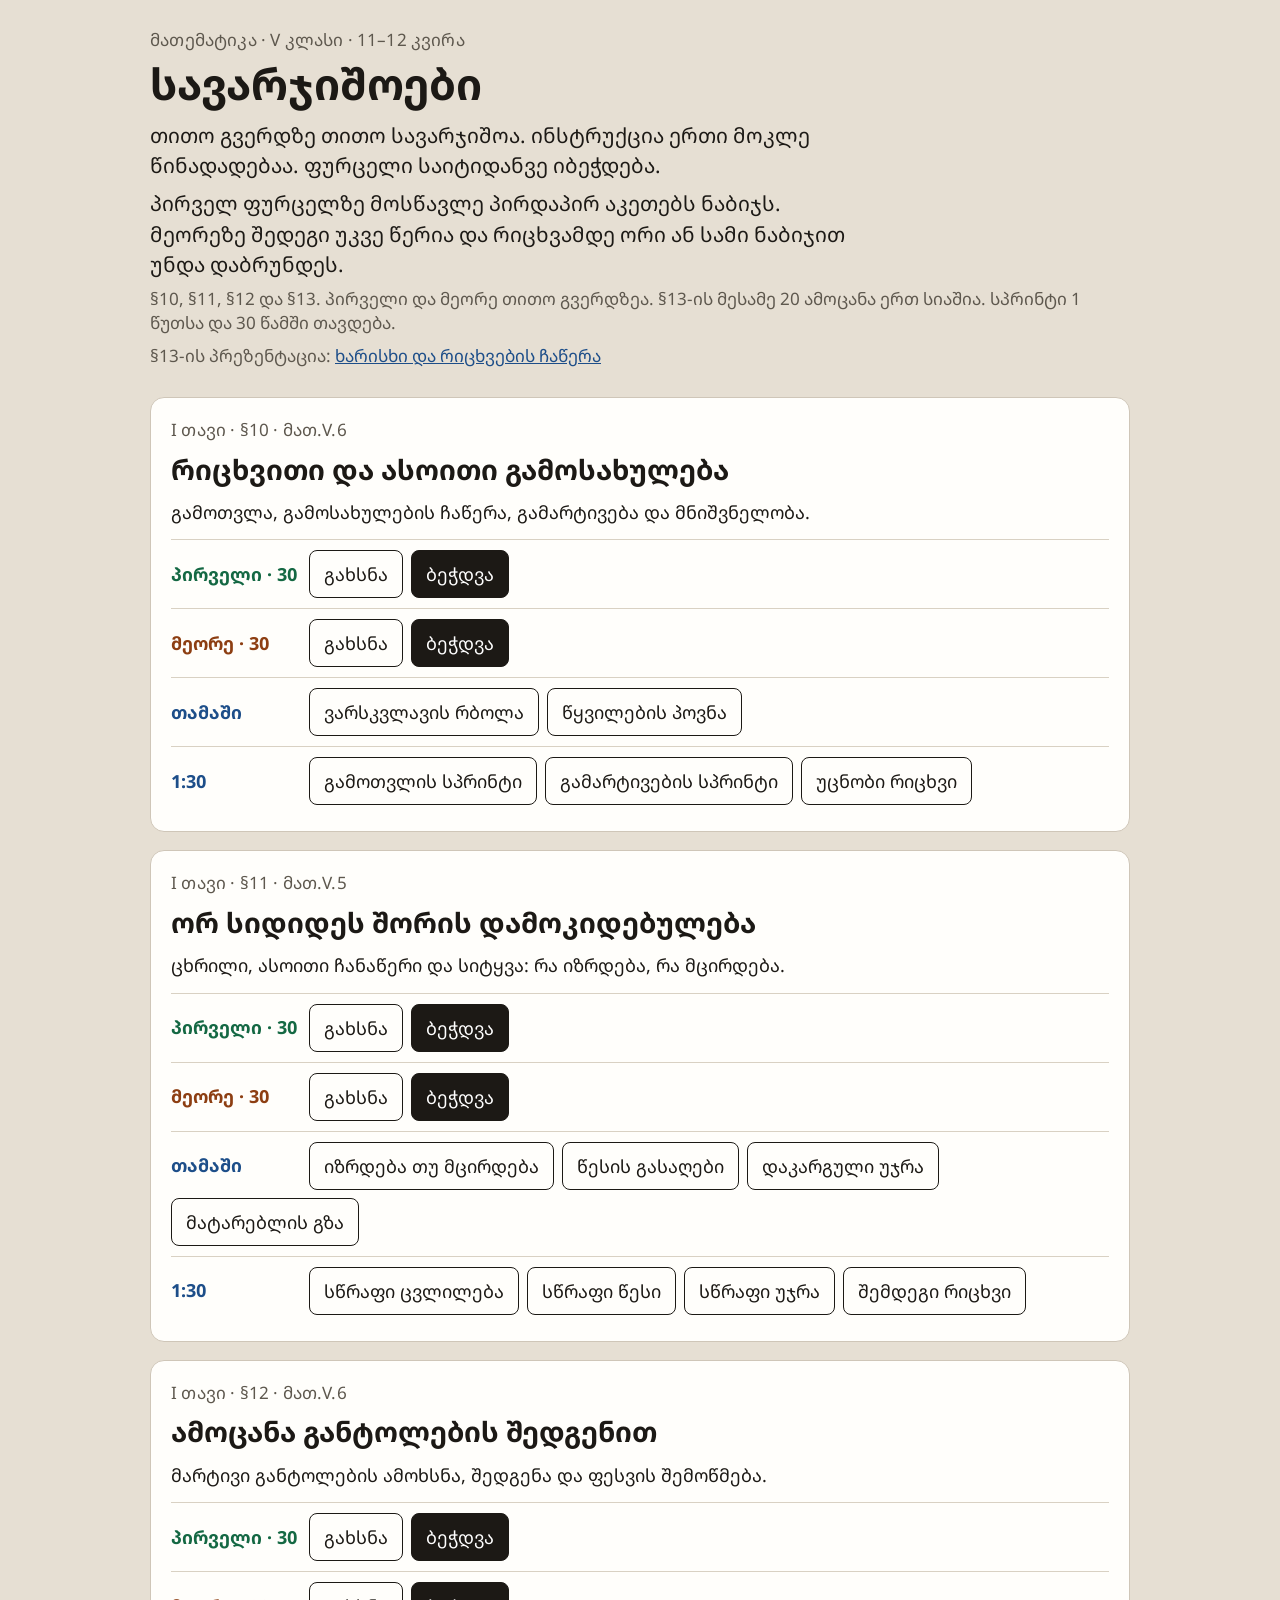
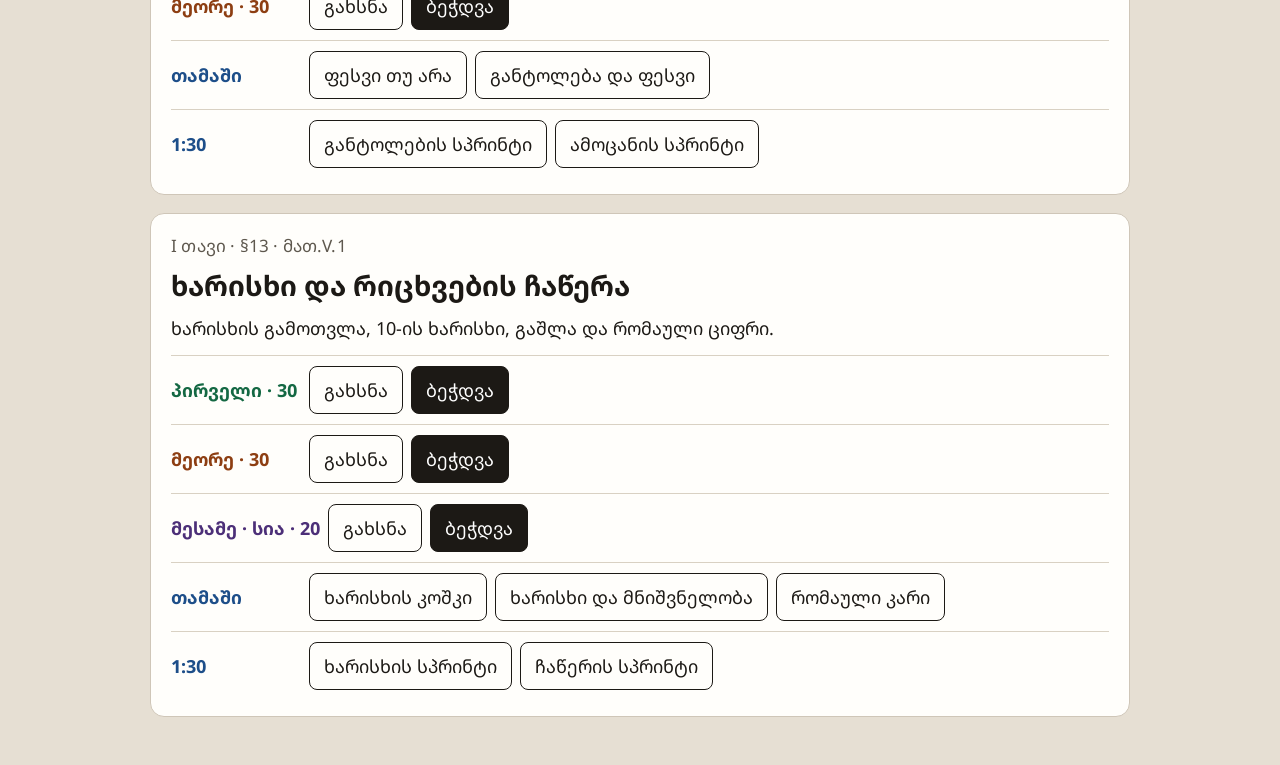
<file: index.html>
<!DOCTYPE html>
<html lang="ka">
<head>
  <meta charset="utf-8">
  <meta name="viewport" content="width=device-width, initial-scale=1">
  <title>სავარჯიშოები · მათემატიკა, V კლასი</title>
  <meta name="description" content="მათემატიკა, V კლასი. §10, §11, §12 და §13. თითო გვერდზე თითო სავარჯიშო, პირველი და მეორე ნაკრები. იბეჭდება საიტიდან.">
  <link rel="preconnect" href="https://fonts.googleapis.com">
  <link rel="preconnect" href="https://fonts.gstatic.com" crossorigin>
  <link href="https://fonts.googleapis.com/css2?family=Noto+Sans+Georgian:wght@400;600;700&display=swap" rel="stylesheet">
  <link rel="stylesheet" href="styles.css?v=2">
</head>
<body>
  <main id="app"></main>
  <script src="data.js?v=2"></script>
  <script src="games.js?v=6"></script>
  <script src="app.js?v=9"></script>
</body>
</html>
</file>
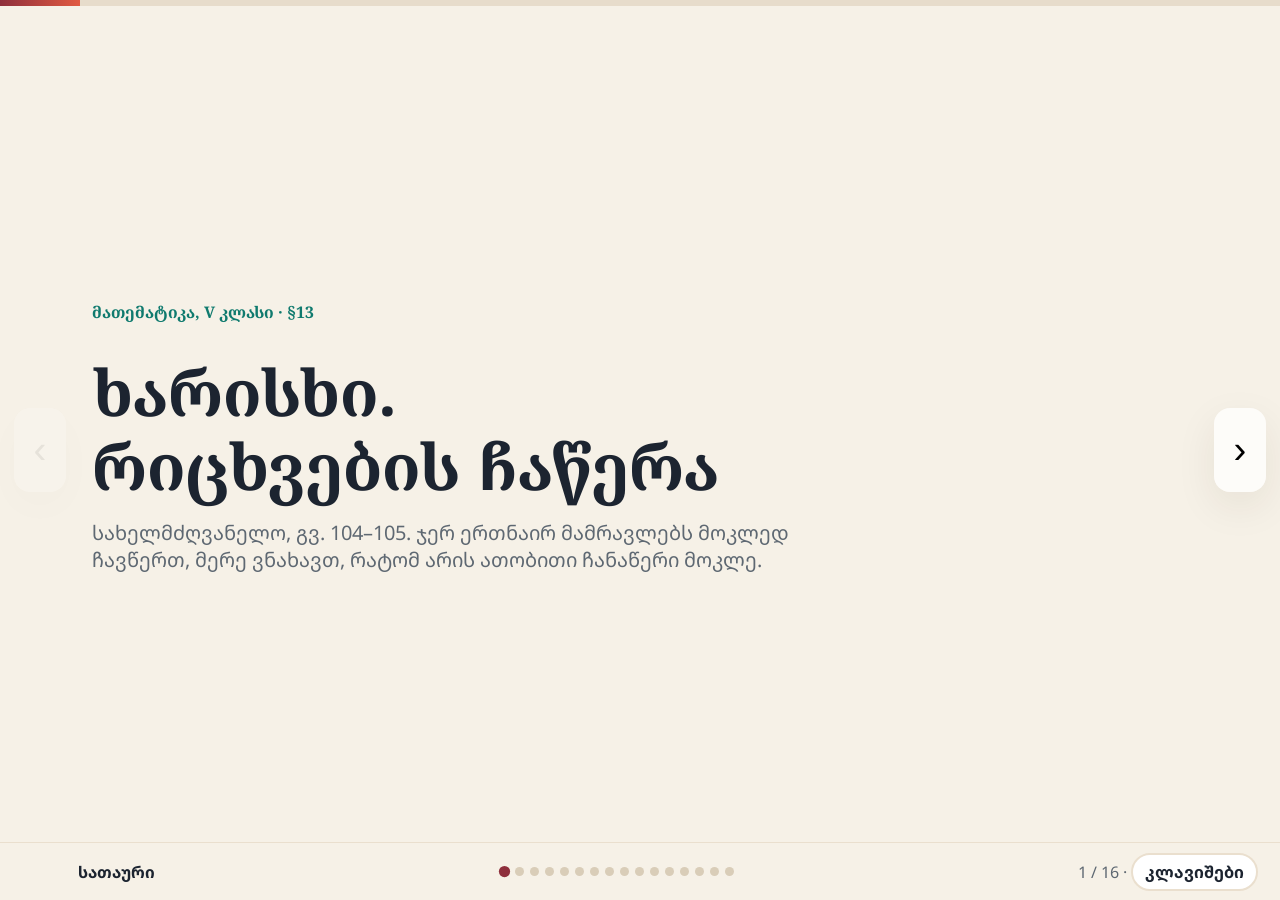
<file: prezentacia-13.html>
<!DOCTYPE html>
<html lang="ka">
<head>
<meta charset="utf-8">
<meta name="viewport" content="width=device-width, initial-scale=1">
<title>§13 ხარისხი — V კლასი</title>
<link rel="preconnect" href="https://fonts.googleapis.com">
<link rel="preconnect" href="https://fonts.gstatic.com" crossorigin>
<link href="https://fonts.googleapis.com/css2?family=Noto+Sans+Georgian:wght@400;600;700&family=Noto+Serif+Georgian:wght@700&display=swap" rel="stylesheet">
<style>
:root {
  --ink: #1c2430; --muted: #5e6872; --paper: #f6f1e7; --card: #fffdf9; --line: #eadfce;
  --maroon: #8e2f3c; --teal: #0f7a6e; --gold: #d99a16;
  --shadow: 0 14px 40px rgba(48, 32, 18, 0.08);
  --serif: "Noto Serif Georgian", Sylfaen, sans-serif;
  --sans: "Noto Sans Georgian", Sylfaen, "Segoe UI", sans-serif;
}
* { box-sizing: border-box; }
html, body { height: 100%; margin: 0; }
body { background: var(--paper); color: var(--ink); font-family: var(--sans); overflow: hidden; }
.progress { position: fixed; top: 0; left: 0; right: 0; height: 6px; background: #e7dccb; z-index: 30; }
.progress > span { display: block; height: 100%; width: 0; background: linear-gradient(90deg, var(--maroon), #e15a42); transition: width .35s ease; }
.slide { display: none; height: 100vh; height: 100dvh; padding: 36px 92px 78px; }
.slide.active { display: flex; overflow: auto; }
.wrap { width: min(1120px, 100%); margin: auto; flex-shrink: 0; display: flex; flex-direction: column; gap: 16px; }
.mark { font-family: var(--serif); font-weight: 700; color: var(--teal); }
.eyebrow { margin: 0; color: var(--maroon); font-weight: 700; }
h1, h2 { font-family: var(--serif); margin: 0; line-height: 1.15; }
h1 { font-size: clamp(2.4rem, 5vw, 4rem); }
h2 { font-size: clamp(1.7rem, 3vw, 2.4rem); }
.lead, .fine { margin: 0; color: var(--muted); }
.lead { font-size: 1.25rem; max-width: 46rem; }
.rule { margin: 0; background: #fff6df; border-left: 6px solid var(--gold); border-radius: 14px; padding: 12px 16px; font-weight: 700; font-size: 1.12rem; }
.card, .path, .hw { background: var(--card); border: 1px solid var(--line); border-radius: 18px; box-shadow: var(--shadow); }
.paths, .pair { display: grid; grid-template-columns: 1fr 1fr; gap: 16px; }
.paths.three { grid-template-columns: repeat(3, 1fr); }
.path, .hw { padding: 16px 18px; }
.path .kicker { margin: 0 0 6px; color: var(--muted); font-weight: 700; }
.eq { font-weight: 700; font-size: clamp(1.45rem, 2.6vw, 2.05rem); line-height: 1.25; }
.eq sup { font-size: .62em; }
.tries { display: flex; gap: 12px; flex-wrap: wrap; align-items: center; }
.try { background: white; border: 1px dashed #d9cbb8; border-radius: 14px; padding: 10px 14px; font-size: 1.15rem; font-weight: 700; display: flex; gap: 10px; align-items: center; }
.btn { font-family: inherit; cursor: pointer; border: 2px solid transparent; background: var(--maroon); color: white; font-weight: 700; font-size: 1.02rem; padding: 10px 16px; border-radius: 999px; }
.btn.ghost { background: white; color: var(--ink); border-color: var(--line); }
.btn:focus-visible, .edge:focus-visible, .dot:focus-visible { outline: 3px solid var(--gold); outline-offset: 2px; }
.shown { color: var(--teal); font-weight: 700; }
.hwlist { display: grid; gap: 10px; }
.hw { display: grid; grid-template-columns: auto 1fr; gap: 14px; align-items: center; }
.hw p { margin: 0; font-size: 1.12rem; }
.hw small { color: var(--muted); font-weight: 600; }
.n { width: 42px; height: 42px; border-radius: 50%; display: grid; place-items: center; background: var(--maroon); color: white; font-weight: 700; }
.symbols { display: flex; flex-wrap: wrap; gap: 10px; }
.sym { min-width: 92px; background: white; border: 1px solid var(--line); border-radius: 14px; padding: 10px 12px; text-align: center; }
.sym b { display: block; font-size: 1.7rem; line-height: 1; }
.sym span { color: var(--teal); font-weight: 700; }
.power { display: flex; align-items: flex-start; justify-content: center; gap: 18px; }
.bigp { font-size: 5.2rem; font-weight: 700; line-height: .85; letter-spacing: -0.04em; }
.bigp sup { font-size: .42em; color: var(--maroon); }
.tags { display: flex; flex-direction: column; gap: 8px; justify-content: center; }
.tag { background: #f3ebe0; border-radius: 999px; padding: 6px 12px; font-weight: 700; }
.tag em { font-style: normal; color: var(--maroon); }
.grid10 { width: 170px; height: 170px; border: 3px solid var(--maroon); background: linear-gradient(#f0d3c8 1px, transparent 1px), linear-gradient(90deg, #f0d3c8 1px, transparent 1px), #fff7f2; background-size: 17px 17px; border-radius: 6px; }
.cube { width: 120px; height: 120px; position: relative; margin: 18px 28px 8px 8px; }
.cube i, .cube b, .cube u { position: absolute; display: block; }
.cube i { width: 86px; height: 86px; left: 18px; top: 28px; background: #f7d7cf; border: 3px solid var(--maroon); }
.cube b { width: 86px; height: 28px; left: 34px; top: 8px; background: #fff; border: 3px solid var(--maroon); transform: skewX(-38deg); }
.cube u { width: 28px; height: 86px; left: 96px; top: 16px; background: #e7b7ae; border: 3px solid var(--maroon); transform: skewY(-48deg); }
.split { display: grid; grid-template-columns: 180px 1fr; gap: 18px; align-items: center; }
.table { width: 100%; border-collapse: collapse; background: white; border-radius: 16px; overflow: hidden; }
.table th, .table td { padding: 8px 12px; text-align: left; border-bottom: 1px solid var(--line); }
.table th { color: var(--muted); font-weight: 700; }
.table td:first-child { font-weight: 700; }
.glyphs { display: flex; gap: 18px; flex-wrap: wrap; align-items: flex-end; }
.glyph { text-align: center; font-weight: 700; }
.glyph .draw { height: 54px; display: grid; place-items: center; }
.stroke { width: 6px; height: 42px; background: var(--ink); border-radius: 3px; }
.arch { width: 36px; height: 28px; border: 5px solid var(--ink); border-bottom: 0; border-radius: 22px 22px 0 0; }
.coil { width: 34px; height: 34px; border: 5px solid var(--ink); border-radius: 50%; box-shadow: inset 0 0 0 7px var(--paper), inset 0 0 0 11px var(--ink); }
.group { display: flex; gap: 6px; align-items: flex-end; }
.footer { position: fixed; left: 0; right: 0; bottom: 0; height: 58px; display: flex; align-items: center; justify-content: space-between; padding: 0 22px 0 78px; background: rgba(246,241,231,.94); border-top: 1px solid var(--line); z-index: 25; color: var(--muted); }
.footer b { color: var(--ink); }
.dots { display: flex; gap: 6px; flex-wrap: wrap; max-width: 42vw; }
.dot { width: 9px; height: 9px; border-radius: 50%; border: 0; padding: 0; background: #d9cdb8; cursor: pointer; }
.dot.on { background: var(--maroon); transform: scale(1.25); }
.edge { position: fixed; top: 50%; transform: translateY(-50%); z-index: 26; width: 52px; height: 84px; border: 0; border-radius: 16px; background: rgba(255,255,255,.75); font-size: 2.4rem; cursor: pointer; box-shadow: var(--shadow); }
.edge.prev { left: 14px; } .edge.next { right: 14px; }
.edge:disabled { opacity: .25; cursor: default; }
.note { position: fixed; left: 78px; right: 78px; bottom: 72px; background: var(--ink); color: white; border-radius: 16px; padding: 14px 16px; z-index: 28; display: none; }
body.show-notes .slide.active .note { display: block; }
.note small { display: block; color: #f0c36a; font-weight: 700; margin-bottom: 4px; }
.help { position: fixed; inset: 0; background: rgba(28,36,48,.45); z-index: 40; display: none; place-items: center; }
.help.open { display: grid; }
.help article { background: white; border-radius: 20px; padding: 22px 24px; width: min(460px, calc(100% - 40px)); }
.help h3 { margin: 0 0 8px; font-family: var(--serif); }
kbd { background: #f3ebe0; border-radius: 6px; padding: 1px 6px; font-family: inherit; font-weight: 700; }
.bar { text-decoration: overline; text-decoration-thickness: 3px; }
@media (max-width: 900px) {
  .pair, .paths, .paths.three, .split { grid-template-columns: 1fr; }
  .slide { padding: 24px 64px 72px; }
  .bigp { font-size: 4rem; }
}
</style>
</head>
<body>
<div class="progress"><span id="bar"></span></div>

<section class="slide active" data-name="სათაური" data-note="თემა ორი ნაწილია: ხარისხი და რიცხვის ჩაწერის სამი ხერხი. გვ. 104–105.">
  <div class="wrap">
    <p class="mark">მათემატიკა, V კლასი · §13</p>
    <h1>ხარისხი.<br>რიცხვების ჩაწერა</h1>
    <p class="lead">სახელმძღვანელო, გვ. 104–105. ჯერ ერთნაირ მამრავლებს მოკლედ ჩავწერთ, მერე ვნახავთ, რატომ არის ათობითი ჩანაწერი მოკლე.</p>
  </div>
</section>

<section class="slide" data-name="ხარისხი" data-note="აირჩიეთ ერთი რიცხვი, მაგალითად 4. 4·4 უკვე კვადრატია. ჯერ სიტყვა „ხარისხი“ დაუკავშირეთ განმეორებულ გამრავლებას.">
  <div class="wrap">
    <p class="eyebrow">გვ. 104</p>
    <h2>ერთნაირი მამრავლები</h2>
    <p class="lead">როცა რიცხვი თავის თავზე მრავლდება, ნამრავლს ხარისხით ვწერთ.</p>
    <div class="paths">
      <div class="path"><p class="kicker">გრძელი ჩანაწერი</p><div class="eq">a · a</div></div>
      <div class="path"><p class="kicker">მოკლე ჩანაწერი</p><div class="eq">a<sup>2</sup></div></div>
    </div>
    <p class="rule">ზედა პატარა რიცხვი გვეუბნება, რამდენჯერ არის a მამრავლი.</p>
  </div>
</section>

<section class="slide" data-name="კვადრატი" data-note="10·10 წაიკითხეთ ორნაირად: „10 მეორე ხარისხში“ და „10-ის კვადრატი“. ბადეში 100 უჯრაა.">
  <div class="wrap">
    <p class="eyebrow">გვ. 104</p>
    <h2>10-ის კვადრატი</h2>
    <div class="split">
      <div class="grid10" aria-hidden="true"></div>
      <div>
        <div class="eq">10 · 10 = 10<sup>2</sup></div>
        <p class="lead">იკითხება: „10 მეორე ხარისხში“, ან „10-ის კვადრატი“.</p>
        <p class="rule">ეს კვადრატი 100 პატარა კვადრატს შეიცავს, ამიტომ 100 = 10<sup>2</sup>.</p>
      </div>
    </div>
  </div>
</section>

<section class="slide" data-name="კუბი" data-note="კუბს სამი წახნაგი აქვს თითო წიბოზე 10. 10·10·10 = 1000. სიტყვა „კუბი“ მხოლოდ მესამე ხარისხს ეკუთვნის.">
  <div class="wrap">
    <p class="eyebrow">გვ. 104</p>
    <h2>10-ის კუბი</h2>
    <div class="split">
      <div class="cube" aria-hidden="true"><b></b><u></u><i></i></div>
      <div>
        <div class="eq">10 · 10 · 10 = 10<sup>3</sup></div>
        <p class="lead">იკითხება: „10 მესამე ხარისხში“, ან „10-ის კუბი“.</p>
        <p class="rule">ეს კუბი 1000 პატარა კუბს იტევს, ამიტომ 1000 = 10<sup>3</sup>.</p>
      </div>
    </div>
  </div>
</section>

<section class="slide" data-name="ფუძე" data-note="ჯერ წააკითხებინეთ, მერე დაარქვით სახელები. 7 ფუძეა, 4 მაჩვენებელი. მთელ ჩანაწერს ხარისხი ჰქვია.">
  <div class="wrap">
    <p class="eyebrow">გვ. 104</p>
    <h2>ფუძე და მაჩვენებელი</h2>
    <div class="power">
      <div class="bigp">7<sup>4</sup></div>
      <div class="tags">
        <span class="tag">7 — <em>ფუძე</em></span>
        <span class="tag">4 — <em>მაჩვენებელი</em></span>
        <span class="tag">7<sup>4</sup> — <em>ხარისხი</em></span>
      </div>
    </div>
    <p class="rule">7<sup>4</sup> იკითხება „7 მეოთხე ხარისხში“ და ნიშნავს 7 · 7 · 7 · 7.</p>
  </div>
</section>

<section class="slide" data-name="მაგალითები" data-note="ჯერ ნამრავლად გაშალონ, მერე გამოთვალონ. 4⁴=256, 5³=125, 2²·3³=4·27=108.">
  <div class="wrap">
    <p class="eyebrow">გვ. 104</p>
    <h2>გაშალე და გამოთვალე</h2>
    <div class="hwlist">
      <article class="hw"><span class="n">1</span><p>4<sup>4</sup> = 4 · 4 · 4 · 4 = <button class="btn ghost" data-open="e1" type="button">?</button><span id="e1" class="shown" hidden>256</span></p></article>
      <article class="hw"><span class="n">2</span><p>5<sup>3</sup> = 5 · 5 · 5 = <button class="btn ghost" data-open="e2" type="button">?</button><span id="e2" class="shown" hidden>125</span></p></article>
      <article class="hw"><span class="n">3</span><p>2<sup>2</sup> · 3<sup>3</sup> = 4 · 27 = <button class="btn ghost" data-open="e3" type="button">?</button><span id="e3" class="shown" hidden>108</span></p></article>
    </div>
  </div>
</section>

<section class="slide" data-name="პირველი" data-note="პირველი ხარისხი თავად რიცხვია: ერთხელ გამრავლება არაფერს ცვლის. 100 000 ხუთი ათეულის ნამრავლია.">
  <div class="wrap">
    <p class="eyebrow">გვ. 104</p>
    <h2>პირველი ხარისხი და 100 000</h2>
    <div class="paths">
      <div class="path"><p class="kicker">თვით რიცხვი</p><div class="eq">6<sup>1</sup> = 6</div><p class="fine">10<sup>1</sup> = 10</p></div>
      <div class="path"><p class="kicker">ხუთჯერ ათი</p><div class="eq">10 · 10 · 10 · 10 · 10</div><p class="fine">100 000 = 10<sup>5</sup></p></div>
    </div>
    <p class="rule">რიცხვის პირველი ხარისხი თვით ეს რიცხვია. 100 000 რომ მივიღოთ, 10 თავის თავზე ხუთჯერ უნდა გავამრავლოთ.</p>
  </div>
</section>

<section class="slide" data-name="ათის ხარისხები" data-note="ცხრილი თან წაიკითხეთ. მილიონი მეექვსეა, მილიარდი მეცხრე. სახელსა და მაჩვენებელს შორის კავშირი დაამახსოვრებინეთ.">
  <div class="wrap">
    <p class="eyebrow">გვ. 104</p>
    <h2>ათის ხარისხით</h2>
    <table class="table">
      <tr><th>რიცხვი</th><th>ხარისხი</th><th>რიცხვი</th><th>ხარისხი</th></tr>
      <tr><td>10</td><td>10<sup>1</sup></td><td>100 000</td><td>10<sup>5</sup></td></tr>
      <tr><td>100</td><td>10<sup>2</sup></td><td>მილიონი</td><td>10<sup>6</sup></td></tr>
      <tr><td>1 000</td><td>10<sup>3</sup></td><td>ათი მილიონი</td><td>10<sup>7</sup></td></tr>
      <tr><td>10 000</td><td>10<sup>4</sup></td><td>ასი მილიონი</td><td>10<sup>8</sup></td></tr>
      <tr><td></td><td></td><td>მილიარდი</td><td>10<sup>9</sup></td></tr>
    </table>
  </div>
</section>

<section class="slide" data-name="გაშლა" data-note="ჯერ სახელმძღვანელოს ჩანაწერი აჩვენეთ, მერე იგივე 10-ის ხარისხებით. 8 ცალკე რჩება, რადგან 10⁰ ჯერ არ გვჭირდება.">
  <div class="wrap">
    <p class="eyebrow">გვ. 104</p>
    <h2>გაშლილი ფორმა</h2>
    <div class="path"><div class="eq">3 548 = 3 · 1 000 + 5 · 100 + 4 · 10 + 8</div></div>
    <div class="path"><div class="eq">8 453 = 8 · 1 000 + 4 · 100 + 5 · 10 + 3</div></div>
    <p class="rule">იგივე 10-ის ხარისხებით: 3 548 = 3 · 10<sup>3</sup> + 5 · 10<sup>2</sup> + 4 · 10 + 8.</p>
  </div>
</section>

<section class="slide" data-name="ათობითი" data-note="ათი ციფრია, ნულის ჩათვლით. ციფრის ფასი ადგილზეა დამოკიდებული. ამიტომ ჰქვია პოზიციური. ციფრები ინდოეთიდანაა, ევროპაში არაბებმა გაავრცელეს, დაახლოებით 1120 წელს.">
  <div class="wrap">
    <p class="eyebrow">გვ. 105</p>
    <h2>ათობითი სისტემა</h2>
    <div class="symbols">
      <div class="sym"><b>0</b><span>ნული</span></div>
      <div class="sym"><b>1</b><span></span></div>
      <div class="sym"><b>2</b><span></span></div>
      <div class="sym"><b>3</b><span></span></div>
      <div class="sym"><b>4</b><span></span></div>
      <div class="sym"><b>5</b><span></span></div>
      <div class="sym"><b>6</b><span></span></div>
      <div class="sym"><b>7</b><span></span></div>
      <div class="sym"><b>8</b><span></span></div>
      <div class="sym"><b>9</b><span></span></div>
    </div>
    <p class="rule">ციფრის მნიშვნელობა მის ადგილზეა დამოკიდებული. ასეთ ჩანაწერს პოზიციური ჰქვია.</p>
  </div>
</section>

<section class="slide" data-name="რომაული" data-note="შვიდი ნიშანია. დაახლოებით 2500 წლის წინ რომაელებმა შემოიღეს. ნული აქ არ არის. ჯერ მხოლოდ ცხრილი დაიმახსოვრონ.">
  <div class="wrap">
    <p class="eyebrow">გვ. 105</p>
    <h2>რომაული ციფრები</h2>
    <div class="symbols">
      <div class="sym"><b>I</b><span>1</span></div>
      <div class="sym"><b>V</b><span>5</span></div>
      <div class="sym"><b>X</b><span>10</span></div>
      <div class="sym"><b>L</b><span>50</span></div>
      <div class="sym"><b>C</b><span>100</span></div>
      <div class="sym"><b>D</b><span>500</span></div>
      <div class="sym"><b>M</b><span>1000</span></div>
    </div>
    <p class="lead">ზოგჯერ დღესაც ამ ნიშნებით იწერება რიცხვი, მაგალითად საათზე ან თავის ნომერზე.</p>
  </div>
</section>

<section class="slide" data-name="წესი" data-note="მარჯვნივ მდგომი მცირე ან ტოლი ნიშანი ემატება. მარცხნივ მდგომი მცირე აკლდება. XXIV არის 10+10+4, და არა 10+11+5.">
  <div class="wrap">
    <p class="eyebrow">გვ. 105</p>
    <h2>ემატება თუ აკლდება</h2>
    <div class="paths">
      <div class="path">
        <p class="kicker">მარჯვნივ — ემატება</p>
        <div class="eq">III = 1 + 1 + 1 = 3</div>
        <p class="fine">XXVI = 10 + 10 + 5 + 1 = 26</p>
      </div>
      <div class="path">
        <p class="kicker">მარცხნივ — აკლდება</p>
        <div class="eq">IV = 5 − 1 = 4</div>
        <p class="fine">IX = 10 − 1 = 9</p>
      </div>
    </div>
    <div class="try">XXIV = <button class="btn ghost" data-open="r1" type="button">?</button><span id="r1" class="shown" hidden>10 + 10 + 4 = 24</span></div>
  </div>
</section>

<section class="slide" data-name="ხაზი" data-note="ზედა ხაზი ათასჯერ დიდ მნიშვნელობას ნიშნავს. V ხაზით 5000-ია, X ხაზით 10 000. რომაულ სისტემაში 0 არ არის.">
  <div class="wrap">
    <p class="eyebrow">გვ. 105</p>
    <h2>ხაზი ზემოთ</h2>
    <div class="paths">
      <div class="path"><p class="kicker">ათასჯერ მეტი</p><div class="eq"><span class="bar">V</span> = 5 · 1000 = 5000</div></div>
      <div class="path"><p class="kicker">ათი ათასი</p><div class="eq"><span class="bar">X</span> = 10 · 1000 = 10 000</div></div>
    </div>
    <div class="try">არის თუ არა 0 რომაულ სისტემაში? <button class="btn ghost" data-open="z1" type="button">?</button><span id="z1" class="shown" hidden>არა</span></div>
  </div>
</section>

<section class="slide" data-name="ეგვიპტური" data-note="დაახლოებით 5000 წლის წინ. 345-ს თორმეტი ნიშანი სჭირდება: 3 ასეული, 4 ათეული, 5 ერთეული. ათობითში სამი ციფრი ჰყოფნის.">
  <div class="wrap">
    <p class="eyebrow">გვ. 105</p>
    <h2>ეგვიპტური ნიშნები</h2>
    <div class="glyphs">
      <div class="glyph"><div class="draw"><i class="stroke"></i></div>1 · ერთეული</div>
      <div class="glyph"><div class="draw"><i class="arch"></i></div>10 · ათეული</div>
      <div class="glyph"><div class="draw"><i class="coil"></i></div>100 · ასეული</div>
    </div>
    <p class="rule">345 დაიწერება სამი ხვეულით, ოთხი რკალით და ხუთი ხაზით. ათობითში იგივე რიცხვი სამი ციფრია: 345.</p>
  </div>
</section>

<section class="slide" data-name="შედარება" data-note="დასკვნა ერთი წინადადებით: ათობითში ადგილი ცვლის ფასს, ამიტომ დიდი რიცხვიც მოკლედ იწერება და ნულიც გვაქვს.">
  <div class="wrap">
    <p class="eyebrow">გვ. 105</p>
    <h2>რატომ ჯობს ათობითი</h2>
    <div class="paths three">
      <div class="path"><p class="kicker">ეგვიპტური</p><p>ყოველ ახალ ჯგუფს თავისი ნიშანი სჭირდება და ნიშანი ბევრჯერ მეორდება.</p></div>
      <div class="path"><p class="kicker">რომაული</p><p>შვიდი ნიშანია, მაგრამ ადგილი მხოლოდ მიმატება-გამოკლებას ცვლის. 0 არ აქვს.</p></div>
      <div class="path"><p class="kicker">ათობითი</p><p>ათი ციფრით ნებისმიერი დიდი რიცხვი იწერება, რადგან ადგილი ცვლის მნიშვნელობას.</p></div>
    </div>
  </div>
</section>

<section class="slide" data-name="საშინაო" data-note="პასუხები: 10¹, 10², 10³, 10⁴, 10⁶, 10⁷, 10⁸, 10⁹. 3548 = 3·10³+5·10²+4·10+8. 8453 = 8·10³+4·10²+5·10+3. XXVI=26, IX=9, 24=XXIV. 0 არ არის.">
  <div class="wrap">
    <p class="eyebrow">სახლში</p>
    <h2>საშინაო</h2>
    <div class="hwlist">
      <article class="hw"><span class="n">1</span><p>ჩაწერე 10-ის ხარისხით: 10, 100, 1 000, 10 000, მილიონი, ათი მილიონი, ასი მილიონი, მილიარდი.</p></article>
      <article class="hw"><span class="n">2</span><p>გაშალე 10-ის ხარისხებით: 3 548 და 8 453.</p></article>
      <article class="hw"><span class="n">3</span><p>გადაიყვანე: XXVI, IX. ჩაწერე 24 რომაულად. ერთი წინადადებით თქვი, რატომ არის ათობითი ჩანაწერი მოკლე.</p></article>
    </div>
  </div>
</section>

<footer class="footer">
  <div><b id="footName">სათაური</b></div>
  <div class="dots" id="dots"></div>
  <div><span id="footCount"></span> · <button class="btn ghost" id="helpBtn" type="button" style="padding:6px 12px">კლავიშები</button></div>
</footer>
<button class="edge prev" id="prev" type="button" aria-label="წინა სლაიდი">‹</button>
<button class="edge next" id="next" type="button" aria-label="შემდეგი სლაიდი">›</button>
<div class="help" id="help">
  <article>
    <h3>როგორ ვმართოთ</h3>
    <p><kbd>→</kbd> შემდეგი &nbsp; <kbd>←</kbd> წინა</p>
    <p><kbd>F</kbd> მთელი ეკრანი &nbsp; <kbd>T</kbd> შენიშვნა</p>
    <p>პასუხი ღილაკზე იხსნება.</p>
    <button class="btn" id="helpClose" type="button">გასაგებია</button>
  </article>
</div>
<script>
const slides = [...document.querySelectorAll(".slide")];
const bar = document.getElementById("bar");
const footName = document.getElementById("footName");
const footCount = document.getElementById("footCount");
const dots = document.getElementById("dots");
const prevBtn = document.getElementById("prev");
const nextBtn = document.getElementById("next");
let index = 0;
slides.forEach((slide, i) => {
  const note = document.createElement("div");
  note.className = "note";
  note.innerHTML = "<small>შენიშვნა</small>" + (slide.dataset.note || "");
  slide.appendChild(note);
  const dot = document.createElement("button");
  dot.className = "dot";
  dot.type = "button";
  dot.setAttribute("aria-label", slide.dataset.name);
  dot.addEventListener("click", (e) => { e.stopPropagation(); show(i); });
  dots.appendChild(dot);
});
function show(i) {
  index = Math.max(0, Math.min(slides.length - 1, i));
  slides.forEach((s, n) => s.classList.toggle("active", n === index));
  footName.textContent = slides[index].dataset.name;
  footCount.textContent = (index + 1) + " / " + slides.length;
  bar.style.width = ((index + 1) / slides.length * 100) + "%";
  [...dots.children].forEach((d, n) => d.classList.toggle("on", n === index));
  prevBtn.disabled = index === 0;
  nextBtn.disabled = index === slides.length - 1;
}
prevBtn.addEventListener("click", (e) => { e.stopPropagation(); show(index - 1); });
nextBtn.addEventListener("click", (e) => { e.stopPropagation(); show(index + 1); });
document.addEventListener("keydown", (e) => {
  const help = document.getElementById("help");
  if (e.key === "Escape") { help.classList.remove("open"); return; }
  if (help.classList.contains("open")) return;
  if (e.key === "ArrowRight" || e.key === "PageDown" || (e.key === " " && e.target.tagName !== "BUTTON")) { e.preventDefault(); show(index + 1); }
  else if (e.key === "ArrowLeft" || e.key === "PageUp" || e.key === "Backspace") { e.preventDefault(); show(index - 1); }
  else if (e.key === "Home") show(0);
  else if (e.key === "End") show(slides.length - 1);
  else if (e.key === "f" || e.key === "F") {
    if (!document.fullscreenElement) document.documentElement.requestFullscreen?.();
    else document.exitFullscreen?.();
  } else if (e.key === "t" || e.key === "T") document.body.classList.toggle("show-notes");
});
document.querySelectorAll("[data-open]").forEach((btn) => {
  btn.addEventListener("click", (e) => {
    e.stopPropagation();
    document.getElementById(btn.dataset.open).hidden = false;
    btn.hidden = true;
  });
});
const help = document.getElementById("help");
document.getElementById("helpBtn").addEventListener("click", (e) => { e.stopPropagation(); help.classList.add("open"); });
document.getElementById("helpClose").addEventListener("click", (e) => { e.stopPropagation(); help.classList.remove("open"); });
help.addEventListener("click", (e) => { if (e.target === help) help.classList.remove("open"); });
const params = new URLSearchParams(location.search);
const start = parseInt(params.get("slide") || "1", 10);
show(Number.isFinite(start) ? start - 1 : 0);
</script>
</body>
</html>
</file>
<file: styles.css>
:root {
  --ink: #1c1915;
  --muted: #5e584e;
  --paper: #fffefb;
  --desk: #e6dfd3;
  --line: #d9d1c3;
  --easy: #146843;
  --hard: #8d3e12;
  --third: #4c2f78;
  --focus: #1d4e89;
}

* { box-sizing: border-box; }

html, body {
  margin: 0;
  padding: 0;
  background: var(--desk);
  color: var(--ink);
  font-family: "Noto Sans Georgian", "Sylfaen", sans-serif;
  font-size: 18px;
  line-height: 1.45;
}

button, select, a { font-family: inherit; }

button, select {
  font-size: 1rem;
  color: var(--ink);
  background: var(--paper);
  border: 1.5px solid var(--ink);
  border-radius: 8px;
  min-height: 48px;
  padding: 0 14px;
  cursor: pointer;
}

button:hover, select:hover { background: #f4efe6; }

button:disabled {
  opacity: 0.4;
  cursor: default;
}

button.solid {
  background: var(--ink);
  color: white;
}

button.solid:hover { background: #33302b; }

button:focus-visible, select:focus-visible, a:focus-visible {
  outline: 3px solid var(--focus);
  outline-offset: 2px;
}

a { color: var(--focus); }

.wrap {
  width: min(980px, calc(100% - 28px));
  margin: 0 auto;
  padding: 28px 0 48px;
}

.eyebrow {
  margin: 0 0 6px;
  color: var(--muted);
  font-size: 0.95rem;
  letter-spacing: 0.01em;
}

h1 {
  margin: 0 0 12px;
  font-size: 2.4rem;
  line-height: 1.15;
}

.lede {
  margin: 0 0 8px;
  max-width: 40rem;
  font-size: 1.15rem;
}

.hint {
  margin: 8px 0 0;
  color: var(--muted);
  font-size: 0.95rem;
}

.cards {
  display: grid;
  gap: 18px;
  margin-top: 28px;
}

.card {
  background: var(--paper);
  border: 1px solid #cfc6b8;
  border-radius: 14px;
  padding: 20px 20px 16px;
}

.card h2 {
  margin: 0;
  font-size: 1.55rem;
}

.card .std {
  margin: 4px 0 0;
  color: var(--muted);
}

.card .about {
  margin: 10px 0 14px;
}

.row {
  display: flex;
  flex-wrap: wrap;
  gap: 8px;
  align-items: center;
  padding: 10px 0;
  border-top: 1px solid var(--line);
}

.tag {
  font-weight: 700;
  min-width: 7.2rem;
}

.tag.easy { color: var(--easy); }
.tag.hard { color: var(--hard); }
.tag.third { color: var(--third); }

.bar {
  position: sticky;
  top: 0;
  z-index: 3;
  background: rgba(230, 223, 211, 0.96);
  border-bottom: 1px solid #d3cbbd;
  padding: 10px 14px;
}

.bar-inner {
  width: min(190mm, 100%);
  margin: 0 auto;
  display: flex;
  flex-wrap: wrap;
  gap: 8px;
  align-items: center;
}

.bar .grow { flex: 1; }

.where {
  font-weight: 700;
}

.pile {
  padding: 8px 0 32px;
}

.sheet {
  width: min(190mm, calc(100% - 20px));
  margin: 14px auto;
  background: var(--paper);
  color: black;
  padding: 14mm 14mm 16mm;
  border: 1px solid #cfc6b8;
  box-shadow: 0 10px 28px rgba(40, 32, 20, 0.08);
}

@media screen {
  .sheet { min-height: 250mm; }
}

.head {
  display: flex;
  justify-content: space-between;
  gap: 12px;
  align-items: flex-end;
  border-bottom: 2px solid #111;
  padding-bottom: 3mm;
}

.head > div:first-child { min-width: 0; }

.brand {
  margin: 0;
  font-size: 15px;
  font-weight: 700;
}

.para {
  margin: 2px 0 0;
  font-size: 16px;
}

.num {
  margin: 0;
  text-align: right;
  font-size: 16px;
  font-weight: 700;
}

.num b {
  display: block;
  font-size: 28px;
  line-height: 1;
}

.meta {
  display: flex;
  flex-wrap: wrap;
  gap: 3mm 8mm;
  margin: 4mm 0 0;
  font-size: 16px;
}

.meta span {
  border-bottom: 1px solid #111;
  min-width: 34mm;
  display: inline-block;
}

.say {
  margin: 8mm 0 0;
  border: 2px solid #111;
  border-left-width: 8px;
  padding: 3.5mm 5mm;
  font-size: 22px;
  font-weight: 700;
}

.say.easy { border-left-color: var(--easy); }
.say.hard { border-left-color: var(--hard); }
.say.third { border-left-color: var(--third); }

.list-paper {
  width: min(190mm, calc(100% - 20px));
  margin: 14px auto 28px;
  background: var(--paper);
  color: black;
  padding: 12mm 14mm 14mm;
  border: 1px solid #cfc6b8;
  box-shadow: 0 10px 28px rgba(40, 32, 20, 0.08);
}

.work-list {
  margin: 6mm 0 0;
  padding: 0 0 0 8mm;
}

.work-list li {
  margin: 0;
  padding: 3.5mm 0 3mm;
  border-bottom: 1px solid #e4dccd;
  break-inside: avoid;
  page-break-inside: avoid;
}

.work-list li:last-child { border-bottom: 0; }

.list-say {
  margin: 0;
  font-weight: 700;
  font-size: 16px;
}

.list-task {
  margin: 1.5mm 0 0;
  font-size: 20px;
  font-weight: 700;
  line-height: 1.35;
  white-space: pre-line;
}

.list-answer {
  margin: 2mm 0 0;
  font-size: 16px;
}

.list-answer i {
  display: inline-block;
  width: 42mm;
  border-bottom: 1px solid #111;
  margin-left: 2mm;
  height: 1.1em;
  vertical-align: bottom;
}

.task {
  margin: 8mm 0 0;
  font-size: 26px;
  line-height: 1.4;
  white-space: pre-line;
}

.task.center {
  text-align: center;
  font-size: clamp(28px, 8vw, 40px);
  font-weight: 700;
  line-height: 1.25;
  margin-top: 12mm;
  margin-bottom: 4mm;
}

.grid {
  width: 100%;
  border-collapse: collapse;
  margin-top: 8mm;
}

.grid th, .grid td {
  border: 1.5px solid #111;
  text-align: center;
  font-size: 22px;
  padding: 2.5mm 2mm;
  font-weight: 600;
}

.grid td.gap {
  height: 16mm;
  background: white;
}

.scratch { margin-top: 6mm; }

.rule {
  height: 12mm;
  border-bottom: 1px solid #b9b2a6;
}

.answer {
  margin: 6mm 0 0;
  font-size: 22px;
  font-weight: 700;
  display: flex;
  align-items: flex-end;
  gap: 4mm;
}

.answer i {
  flex: 1;
  border-bottom: 1.5px solid #111;
  height: 12mm;
  font-style: normal;
}

.key {
  width: min(190mm, calc(100% - 24px));
  margin: 16px auto 40px;
  background: var(--paper);
  padding: 12mm 12mm 14mm;
  border: 1px solid #cfc6b8;
}

.key h1 { font-size: 1.7rem; }

.key table {
  width: 100%;
  border-collapse: collapse;
  margin-top: 6mm;
}

.key th, .key td {
  border-bottom: 1px solid #ddd4c6;
  text-align: left;
  vertical-align: top;
  padding: 3mm 2mm;
  font-size: 16px;
}

.key th { font-size: 14px; color: var(--muted); }

.key .n { width: 2rem; font-weight: 700; }

.key .ans { font-weight: 700; }

.note {
  display: block;
  margin-top: 2px;
  font-weight: 400;
  color: var(--muted);
}

.missing {
  padding: 48px 0;
}

.tag.play { color: var(--focus); }

.stage {
  width: min(760px, calc(100% - 24px));
  margin: 18px auto 48px;
  background: var(--paper);
  border: 1px solid #cfc6b8;
  border-radius: 16px;
  padding: 22px 20px 28px;
}

.say-line {
  margin: 0;
  font-weight: 700;
}

.hud {
  display: flex;
  justify-content: space-between;
  gap: 12px;
  margin-top: 10px;
  color: var(--muted);
  font-weight: 700;
}

.hearts {
  color: var(--hard);
  letter-spacing: 2px;
}

.clock {
  color: var(--focus);
  font-variant-numeric: tabular-nums;
}

.clock.low { color: var(--hard); }

.prompt {
  margin: 18px 0;
  font-size: 1.45rem;
  font-weight: 700;
  line-height: 1.35;
  white-space: pre-line;
}

.prompt.center {
  text-align: center;
  font-size: clamp(32px, 6vw, 48px);
}

.choices {
  display: grid;
  gap: 10px;
}

.choices.two { grid-template-columns: 1fr 1fr; }

.choices.three { grid-template-columns: 1fr 1fr 1fr; }

.track {
  display: flex;
  flex-wrap: wrap;
  gap: 6px;
  margin-top: 12px;
}

.track i {
  width: 14px;
  height: 14px;
  border-radius: 50%;
  border: 2px solid var(--focus);
  display: block;
}

.track i.done {
  background: var(--easy);
  border-color: var(--easy);
}

.track i.now { background: var(--focus); }

.track i.miss {
  background: var(--hard);
  border-color: var(--hard);
}

.choice {
  min-height: 68px;
  font-size: 1.3rem;
  font-weight: 700;
}

.choice.good {
  background: #d9f3e4;
  border-color: var(--easy);
}

.choice.bad {
  background: #fde4d8;
  border-color: var(--hard);
}

.feedback {
  min-height: 1.6em;
  margin: 14px 0 0;
  text-align: center;
  font-weight: 700;
}

.cards-grid {
  display: grid;
  grid-template-columns: repeat(auto-fit, minmax(140px, 1fr));
  gap: 10px;
  margin-top: 16px;
}

.mem {
  min-height: 96px;
  font-size: 1.15rem;
  font-weight: 700;
  line-height: 1.25;
}

.mem.back {
  background: var(--focus);
  color: white;
  font-size: 1.8rem;
}

.mem.done {
  background: #d9f3e4;
  border-color: var(--easy);
}

.end-title {
  margin-top: 18px;
  font-size: 2rem;
}

.score-line, .stars {
  font-size: 1.3rem;
  font-weight: 700;
}

.stars { color: #a36b12; letter-spacing: 3px; }

@media (max-width: 720px) {
  h1 { font-size: 2rem; }
  .task.center { font-size: 32px; }
  .bar-inner button, .bar-inner select { flex: 1 1 auto; }
  .choices.three { grid-template-columns: 1fr; }
}

@page {
  size: A4;
  margin: 12mm;
}

@media print {
  html, body { background: white; }
  .noprint { display: none !important; }
  .sheet {
    width: auto;
    min-height: 0;
    margin: 0;
    padding: 0;
    border: 0;
    box-shadow: none;
    break-after: page;
    page-break-after: always;
  }
  .sheet:last-child {
    break-after: auto;
    page-break-after: auto;
  }
  .list-paper {
    width: auto;
    margin: 0;
    padding: 0;
    border: 0;
    box-shadow: none;
    break-after: auto;
    page-break-after: auto;
  }
  .say, .say.easy, .say.hard, .say.third { border-color: #000; }
  .key {
    width: auto;
    margin: 0;
    border: 0;
    padding: 0;
  }
  .note { color: #333; }
  a { color: black; text-decoration: none; }
}
</file>
